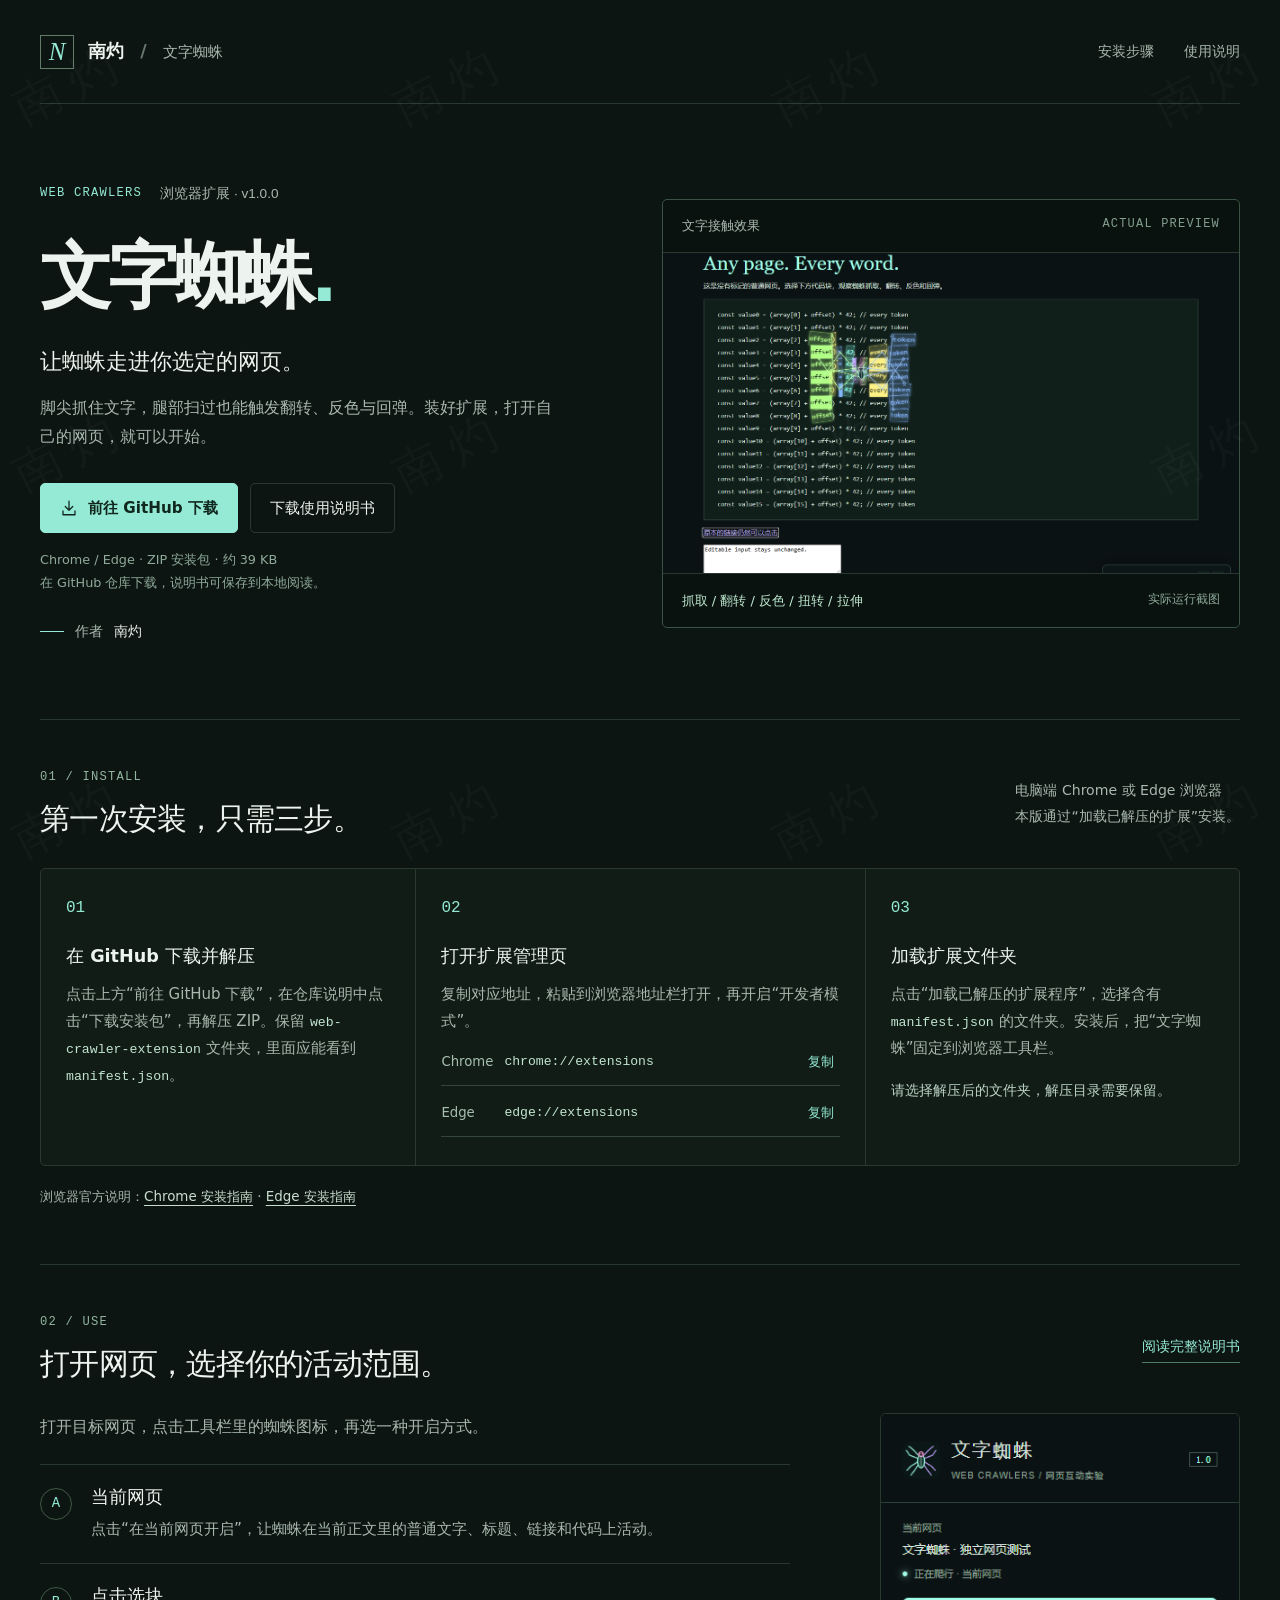
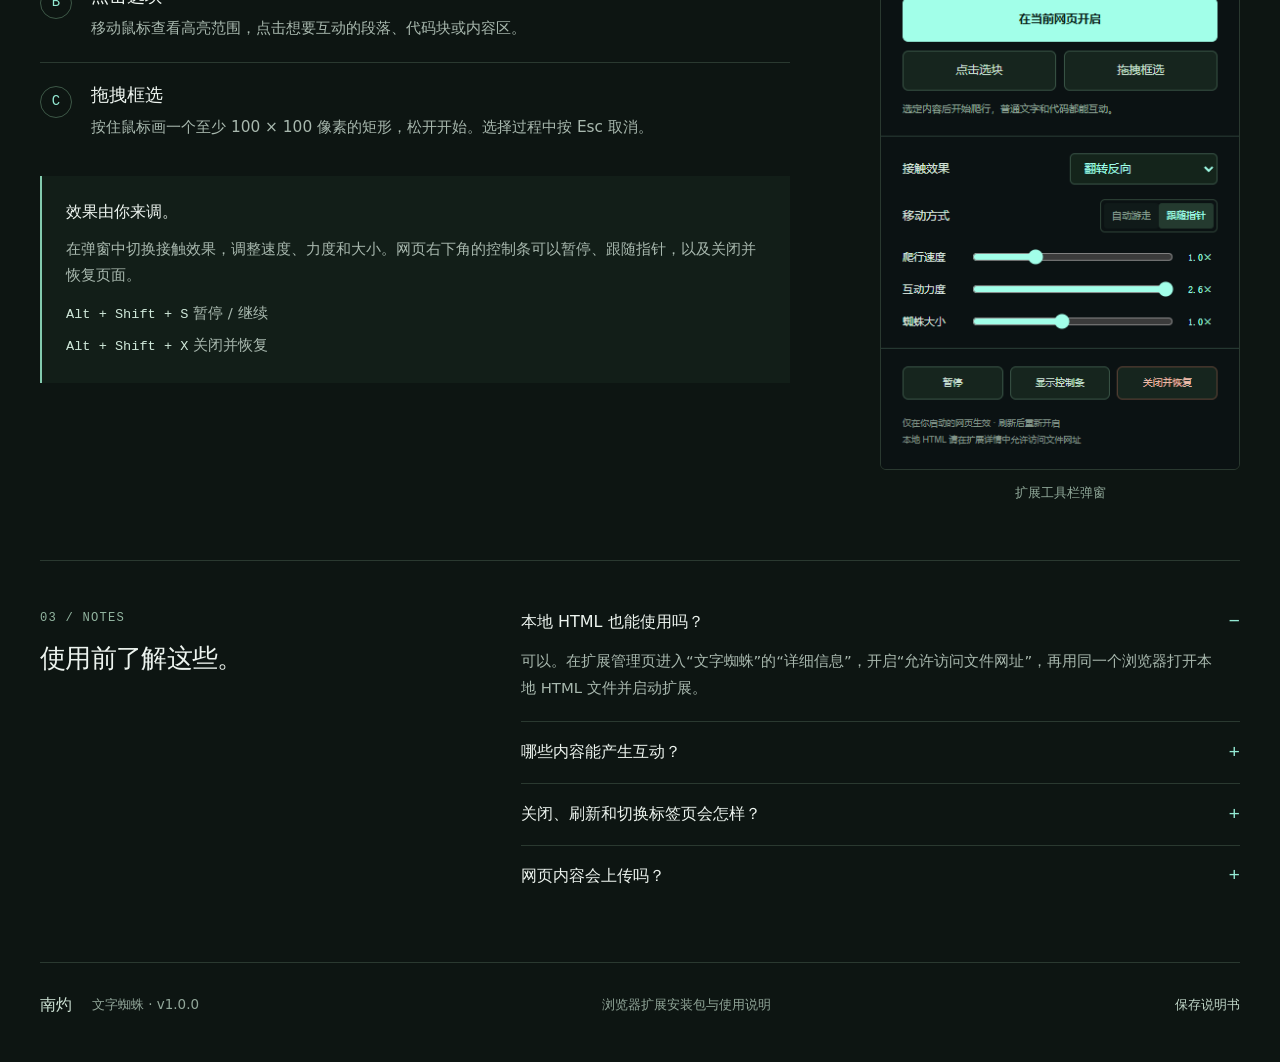
<file: nanzhuo-web-crawler/docs/index.html>
<!doctype html>
<html lang="zh-CN">
<head>
  <meta charset="utf-8">
  <meta name="viewport" content="width=device-width,initial-scale=1">
  <title>南灼 · 文字蜘蛛｜下载与使用说明</title>
  <meta name="description" content="南灼的文字蜘蛛浏览器扩展。下载安装包，按步骤安装，在自己选定的网页文字上体验抓取、翻转与回弹。支持 Chrome 和 Edge。">
  <meta name="author" content="南灼">
  <meta name="theme-color" content="#0d1512">
  <link rel="icon" type="image/svg+xml" href="data:image/svg+xml,%3Csvg xmlns='http://www.w3.org/2000/svg' viewBox='0 0 32 32'%3E%3Crect width='32' height='32' rx='8' fill='%230d1512'/%3E%3Cpath d='M8 24V8L24 24V8' fill='none' stroke='%2394ead4' stroke-width='3' stroke-linejoin='round'/%3E%3C/svg%3E">
  <link rel="stylesheet" href="styles.css">
  <script src="site.js" defer></script>
</head>
<body>
  <a class="skip-link" href="#main">跳到正文</a>
  <div class="watermark" aria-hidden="true"><span>南灼</span><span>南灼</span><span>南灼</span><span>南灼</span><span>南灼</span><span>南灼</span><span>南灼</span><span>南灼</span><span>南灼</span><span>南灼</span><span>南灼</span><span>南灼</span></div>
  <header class="site-header wrap">
    <a class="brand" href="#" aria-label="南灼，返回顶部"><span class="monogram" aria-hidden="true">N</span><span>南灼<span class="brand-divider"> / </span><span class="brand-product">文字蜘蛛</span></span></a>
    <nav aria-label="页面导航"><a href="#installation">安装步骤</a><a href="#usage">使用说明</a></nav>
  </header>
  <main id="main" class="wrap">
    <section class="hero" aria-labelledby="title">
      <div class="hero-copy">
        <div class="eyebrow">WEB CRAWLERS <span>浏览器扩展 · v1.0.0</span></div>
        <h1 id="title">文字蜘蛛<span class="title-dot">.</span></h1>
        <p class="lead">让蜘蛛走进你选定的网页。</p>
        <p class="description">脚尖抓住文字，腿部扫过也能触发翻转、反色与回弹。装好扩展，打开自己的网页，就可以开始。</p>
        <div class="download-actions">
          <a class="button button-primary" href="https://github.com/seafai/git-demo/tree/master/nanzhuo-web-crawler" data-github-repo><svg viewBox="0 0 24 24" aria-hidden="true"><path d="M12 3v12m-5-5 5 5 5-5M4 16v5h16v-5"/></svg>前往 GitHub 下载</a>
          <a class="button button-secondary" href="downloads/nanzhuo-manual.html" download="南灼-文字蜘蛛使用说明书.html">下载使用说明书</a>
        </div>
        <p class="download-meta">Chrome / Edge · ZIP 安装包 · 约 39 KB<br>在 GitHub 仓库下载，说明书可保存到本地阅读。</p>
        <div class="creator"><span class="creator-line" aria-hidden="true"></span>作者 <strong>南灼</strong></div>
      </div>
      <figure class="effect-preview">
        <div class="preview-label"><span>文字接触效果</span><span>ACTUAL PREVIEW</span></div>
        <img src="assets/effect.png" width="1280" height="900" alt="文字蜘蛛的细腿接触代码后，文字发生抓取、翻转、反色和回弹的实际效果截图">
        <figcaption><span>抓取 / 翻转 / 反色 / 扭转 / 拉伸</span><span class="caption-detail">实际运行截图</span></figcaption>
      </figure>
    </section>

    <section id="installation" class="installation section" aria-labelledby="install-title">
      <div class="section-heading"><div><p class="section-kicker">01 / INSTALL</p><h2 id="install-title">第一次安装，只需三步。</h2></div><p>电脑端 Chrome 或 Edge 浏览器<br>本版通过“加载已解压的扩展”安装。</p></div>
      <div class="steps">
        <article class="step"><span class="step-number">01</span><h3>在 GitHub 下载并解压</h3><p>点击上方“前往 GitHub 下载”，在仓库说明中点击“下载安装包”，再解压 ZIP。保留 <code>web-crawler-extension</code> 文件夹，里面应能看到 <code>manifest.json</code>。</p></article>
        <article class="step"><span class="step-number">02</span><h3>打开扩展管理页</h3><p>复制对应地址，粘贴到浏览器地址栏打开，再开启“开发者模式”。</p><div class="browser-address"><span>Chrome</span><code>chrome://extensions</code><button type="button" data-copy="chrome://extensions" aria-label="复制 Chrome 扩展管理页地址">复制</button></div><div class="browser-address"><span>Edge</span><code>edge://extensions</code><button type="button" data-copy="edge://extensions" aria-label="复制 Edge 扩展管理页地址">复制</button></div></article>
        <article class="step"><span class="step-number">03</span><h3>加载扩展文件夹</h3><p>点击“加载已解压的扩展程序”，选择含有 <code>manifest.json</code> 的文件夹。安装后，把“文字蜘蛛”固定到浏览器工具栏。</p><p class="step-note">请选择解压后的文件夹，解压目录需要保留。</p></article>
      </div>
      <p class="official-links">浏览器官方说明：<a href="https://developer.chrome.com/docs/extensions/get-started/tutorial/hello-world#load-unpacked" target="_blank" rel="noopener noreferrer">Chrome 安装指南</a><span> · </span><a href="https://learn.microsoft.com/en-us/microsoft-edge/extensions/getting-started/extension-sideloading" target="_blank" rel="noopener noreferrer">Edge 安装指南</a></p>
    </section>

    <section id="usage" class="usage section" aria-labelledby="usage-title">
      <div class="section-heading"><div><p class="section-kicker">02 / USE</p><h2 id="usage-title">打开网页，选择你的活动范围。</h2></div><a class="text-link" href="downloads/nanzhuo-manual.html">阅读完整说明书</a></div>
      <div class="usage-grid">
        <div class="usage-content">
          <p class="usage-intro">打开目标网页，点击工具栏里的蜘蛛图标，再选一种开启方式。</p>
          <div class="mode"><span class="mode-index">A</span><div><h3>当前网页</h3><p>点击“在当前网页开启”，让蜘蛛在当前正文里的普通文字、标题、链接和代码上活动。</p></div></div>
          <div class="mode"><span class="mode-index">B</span><div><h3>点击选块</h3><p>移动鼠标查看高亮范围，点击想要互动的段落、代码块或内容区。</p></div></div>
          <div class="mode"><span class="mode-index">C</span><div><h3>拖拽框选</h3><p>按住鼠标画一个至少 100 × 100 像素的矩形，松开开始。选择过程中按 Esc 取消。</p></div></div>
          <div class="control-note"><strong>效果由你来调。</strong><p>在弹窗中切换接触效果，调整速度、力度和大小。网页右下角的控制条可以暂停、跟随指针，以及关闭并恢复页面。</p><p class="shortcuts"><kbd>Alt + Shift + S</kbd> 暂停 / 继续<br><kbd>Alt + Shift + X</kbd> 关闭并恢复</p></div>
        </div>
        <figure class="popup-preview"><img src="assets/popup.png" width="360" height="647" alt="文字蜘蛛扩展弹窗，含当前网页、点击选块、拖拽框选以及效果和大小调节控件" loading="lazy"><figcaption>扩展工具栏弹窗</figcaption></figure>
      </div>
    </section>

    <section class="notes section" aria-labelledby="notes-title"><div><p class="section-kicker">03 / NOTES</p><h2 id="notes-title">使用前了解这些。</h2></div><div class="notes-list">
      <details open><summary>本地 HTML 也能使用吗？</summary><p>可以。在扩展管理页进入“文字蜘蛛”的“详细信息”，开启“允许访问文件网址”，再用同一个浏览器打开本地 HTML 文件并启动扩展。</p></details>
      <details><summary>哪些内容能产生互动？</summary><p>普通网页主页面中的文字和代码。浏览器设置页、扩展商店、内置 PDF 阅读器、图片或 Canvas 内的文字、跨域 iframe 和 Shadow DOM 内的内容不在本版范围内。输入框和可编辑区域会跳过；网页编辑器可选择阅读视图或预览区域。</p></details>
      <details><summary>关闭、刷新和切换标签页会怎样？</summary><p>点击“关闭并恢复”会撤销文字包装和动画样式。每个标签页分别运行；新标签页、刷新或跳转后，需要手动再次开启。部分结构复杂的动态网页可能需要刷新恢复，建议选择正文或阅读区域。</p></details>
      <details><summary>网页内容会上传吗？</summary><p>动画和文字互动在本机运行，不向服务器发送网页文字或截图。只有点击扩展后才访问你选定的网页；设置保存在本机浏览器中。</p></details>
    </div></section>
  </main>
  <footer class="site-footer wrap"><div><strong>南灼</strong><span>文字蜘蛛 · v1.0.0</span></div><p>浏览器扩展安装包与使用说明</p><a href="downloads/nanzhuo-manual.html" download="南灼-文字蜘蛛使用说明书.html">保存说明书</a></footer>
  <div id="copy-status" class="copy-status" role="status" aria-live="polite"></div>
</body>
</html>
</file>
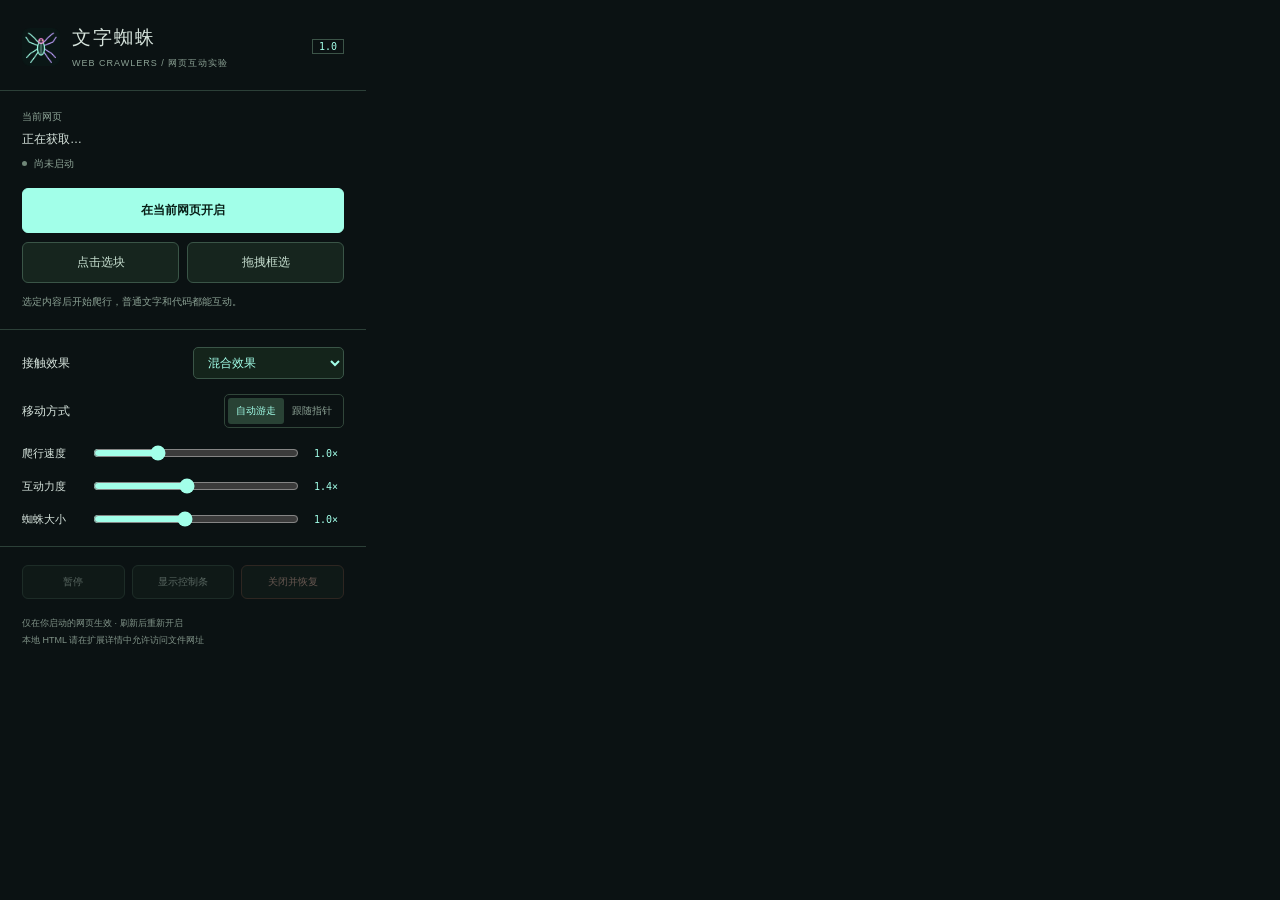
<file: nanzhuo-web-crawler/web-crawler-extension/popup.html>
<!doctype html>
<html lang="zh-CN">
<head><meta charset="utf-8"><meta name="viewport" content="width=device-width,initial-scale=1"><title>文字蜘蛛</title><link rel="stylesheet" href="popup.css"></head>
<body>
  <header><img src="icons/icon-48.png" width="38" height="38" alt=""><div><h1>文字蜘蛛</h1><p>WEB CRAWLERS / 网页互动实验</p></div><span class="badge">1.0</span></header>
  <section class="page"><div class="label">当前网页</div><div id="page-title">正在获取…</div><div id="status"><i></i><span id="status-text">尚未启动</span></div></section>
  <section class="launch"><button id="start" class="primary" type="button">在当前网页开启</button><div class="pair"><button id="pick" type="button">点击选块</button><button id="area" type="button">拖拽框选</button></div><p class="hint">选定内容后开始爬行，普通文字和代码都能互动。</p></section>
  <section class="settings"><div class="setting"><label for="effect">接触效果</label><select id="effect"><option value="mix">混合效果</option><option value="grab">抓取抬起</option><option value="flip">翻转反向</option><option value="invert">颜色反转</option><option value="twist">扭转摆动</option><option value="stretch">拉伸挤压</option></select></div>
    <div class="setting"><span>移动方式</span><div class="modes"><button id="auto" type="button" aria-pressed="true">自动游走</button><button id="follow" type="button" aria-pressed="false">跟随指针</button></div></div>
    <label class="slider" for="speed"><span>爬行速度</span><input id="speed" type="range" min="0.4" max="2.4" step="0.1" value="1"><output id="speed-value">1.0×</output></label>
    <label class="slider" for="intensity"><span>互动力度</span><input id="intensity" type="range" min="0.4" max="2.6" step="0.1" value="1.4"><output id="intensity-value">1.4×</output></label>
    <label class="slider" for="size"><span>蜘蛛大小</span><input id="size" type="range" min="0.6" max="1.5" step="0.1" value="1"><output id="size-value">1.0×</output></label>
  </section>
  <section class="controls"><button id="pause" type="button" disabled>暂停</button><button id="panel" type="button" disabled>显示控制条</button><button id="stop" class="stop" type="button" disabled>关闭并恢复</button></section>
  <p id="message" role="status" aria-live="polite"></p>
  <footer>仅在你启动的网页生效 · 刷新后重新开启<br>本地 HTML 请在扩展详情中允许访问文件网址</footer>
  <script src="popup.js"></script>
</body>
</html>
</file>
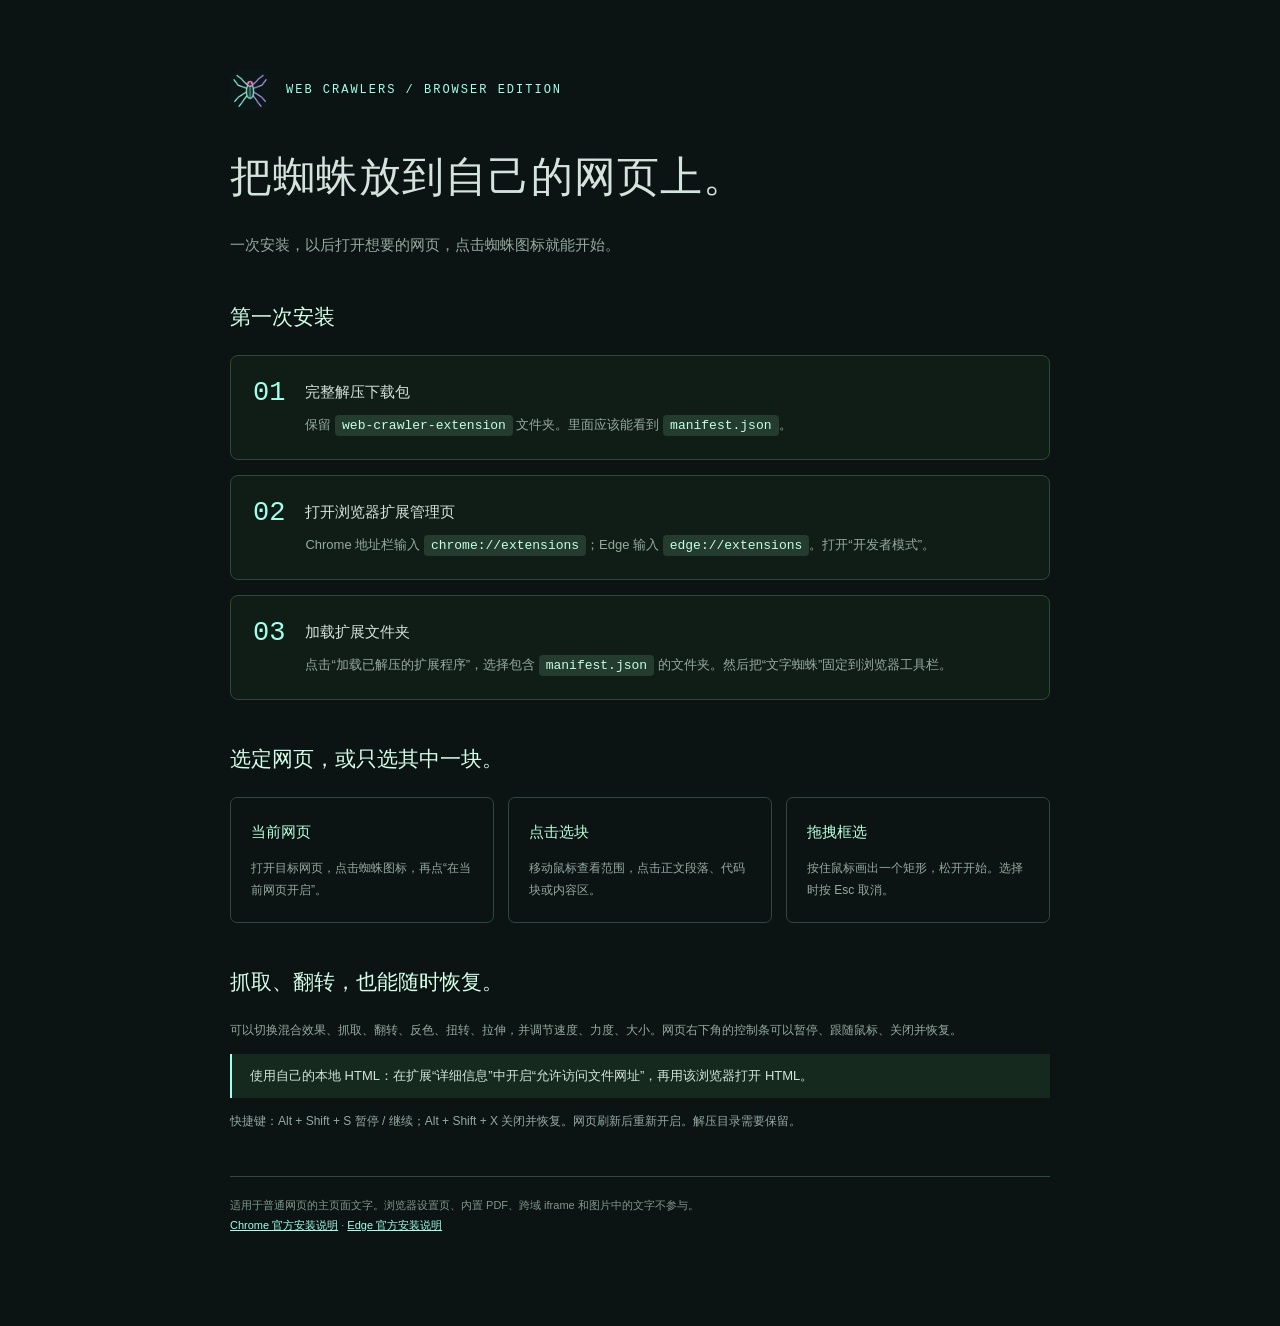
<file: nanzhuo-web-crawler/web-crawler-extension/安装指南.html>
<!doctype html>
<html lang="zh-CN"><head><meta charset="utf-8"><meta name="viewport" content="width=device-width,initial-scale=1"><title>文字蜘蛛 · 安装与使用</title><style>
:root{color-scheme:dark}*{box-sizing:border-box}body{margin:0;background:#0b1313;color:#d4e3dc;font:15px/1.85 Arial,"Microsoft YaHei",sans-serif}main{max-width:880px;margin:auto;padding:70px 30px 90px}.brand{display:flex;align-items:center;gap:16px;color:#a2ffe9;font:12px monospace;letter-spacing:2px}h1{font-size:42px;font-weight:500;letter-spacing:1px;margin:28px 0 8px}p{color:#95aa9f}h2{font-size:21px;font-weight:500;color:#d4ffe9;margin:40px 0 18px}.steps{display:grid;gap:15px}.step{display:flex;gap:20px;padding:22px;border:1px solid #30483c;border-radius:8px;background:#101d17}.num{font:27px monospace;color:#a2ffe9}.step strong{display:block;font-weight:500;margin-bottom:7px}.step p{margin:0;font-size:13px}code{background:#243b2f;color:#c5ffe5;border-radius:4px;padding:3px 7px;font:13px Consolas,monospace}.cards{display:grid;grid-template-columns:repeat(3,1fr);gap:14px}.card{border:1px solid #30483c;padding:20px;border-radius:7px}.card strong{color:#b8ffdd;font-weight:500}.card p{font-size:12px;margin-bottom:0}.tip{border-left:2px solid #a2ffe9;padding:10px 18px;background:#15291e;font-size:13px}.small{font-size:12px}a{color:#a2ffe9}footer{border-top:1px solid #30483c;margin-top:44px;padding-top:18px;color:#81998c;font-size:11px}@media(max-width:600px){main{padding:35px 20px}h1{font-size:31px}.cards{grid-template-columns:1fr}}
</style></head><body><main><div class="brand"><img src="icons/icon-48.png" width="40" height="40" alt="">WEB CRAWLERS / BROWSER EDITION</div><h1>把蜘蛛放到自己的网页上。</h1><p>一次安装，以后打开想要的网页，点击蜘蛛图标就能开始。</p><h2>第一次安装</h2><div class="steps"><div class="step"><span class="num">01</span><div><strong>完整解压下载包</strong><p>保留 <code>web-crawler-extension</code> 文件夹。里面应该能看到 <code>manifest.json</code>。</p></div></div><div class="step"><span class="num">02</span><div><strong>打开浏览器扩展管理页</strong><p>Chrome 地址栏输入 <code>chrome://extensions</code>；Edge 输入 <code>edge://extensions</code>。打开“开发者模式”。</p></div></div><div class="step"><span class="num">03</span><div><strong>加载扩展文件夹</strong><p>点击“加载已解压的扩展程序”，选择包含 <code>manifest.json</code> 的文件夹。然后把“文字蜘蛛”固定到浏览器工具栏。</p></div></div></div><h2>选定网页，或只选其中一块。</h2><div class="cards"><div class="card"><strong>当前网页</strong><p>打开目标网页，点击蜘蛛图标，再点“在当前网页开启”。</p></div><div class="card"><strong>点击选块</strong><p>移动鼠标查看范围，点击正文段落、代码块或内容区。</p></div><div class="card"><strong>拖拽框选</strong><p>按住鼠标画出一个矩形，松开开始。选择时按 Esc 取消。</p></div></div><h2>抓取、翻转，也能随时恢复。</h2><p class="small">可以切换混合效果、抓取、翻转、反色、扭转、拉伸，并调节速度、力度、大小。网页右下角的控制条可以暂停、跟随鼠标、关闭并恢复。</p><div class="tip">使用自己的本地 HTML：在扩展“详细信息”中开启“允许访问文件网址”，再用该浏览器打开 HTML。</div><p class="small">快捷键：Alt + Shift + S 暂停 / 继续；Alt + Shift + X 关闭并恢复。网页刷新后重新开启。解压目录需要保留。</p><footer>适用于普通网页的主页面文字。浏览器设置页、内置 PDF、跨域 iframe 和图片中的文字不参与。<br><a href="https://developer.chrome.com/docs/extensions/get-started/tutorial/hello-world#load-unpacked" target="_blank" rel="noopener">Chrome 官方安装说明</a> · <a href="https://learn.microsoft.com/en-us/microsoft-edge/extensions/getting-started/extension-sideloading" target="_blank" rel="noopener">Edge 官方安装说明</a></footer></main></body></html>
</file>
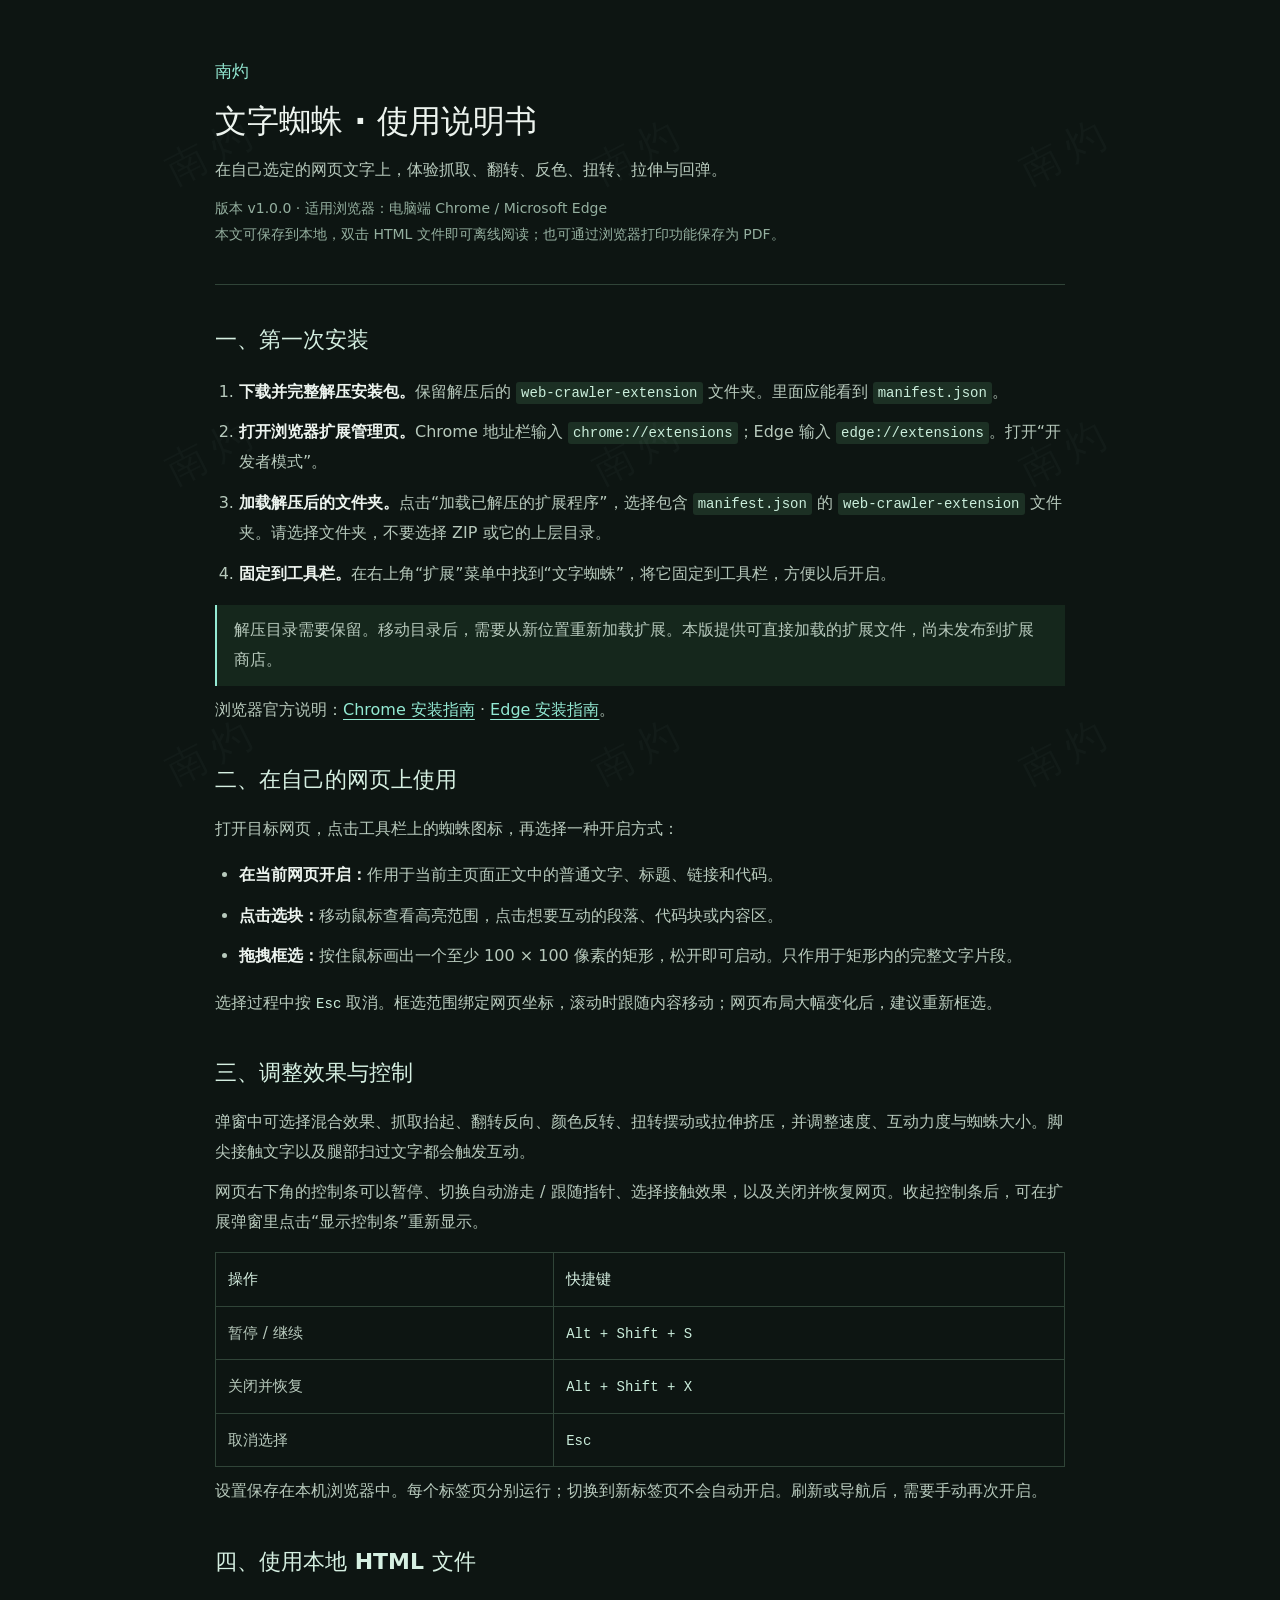
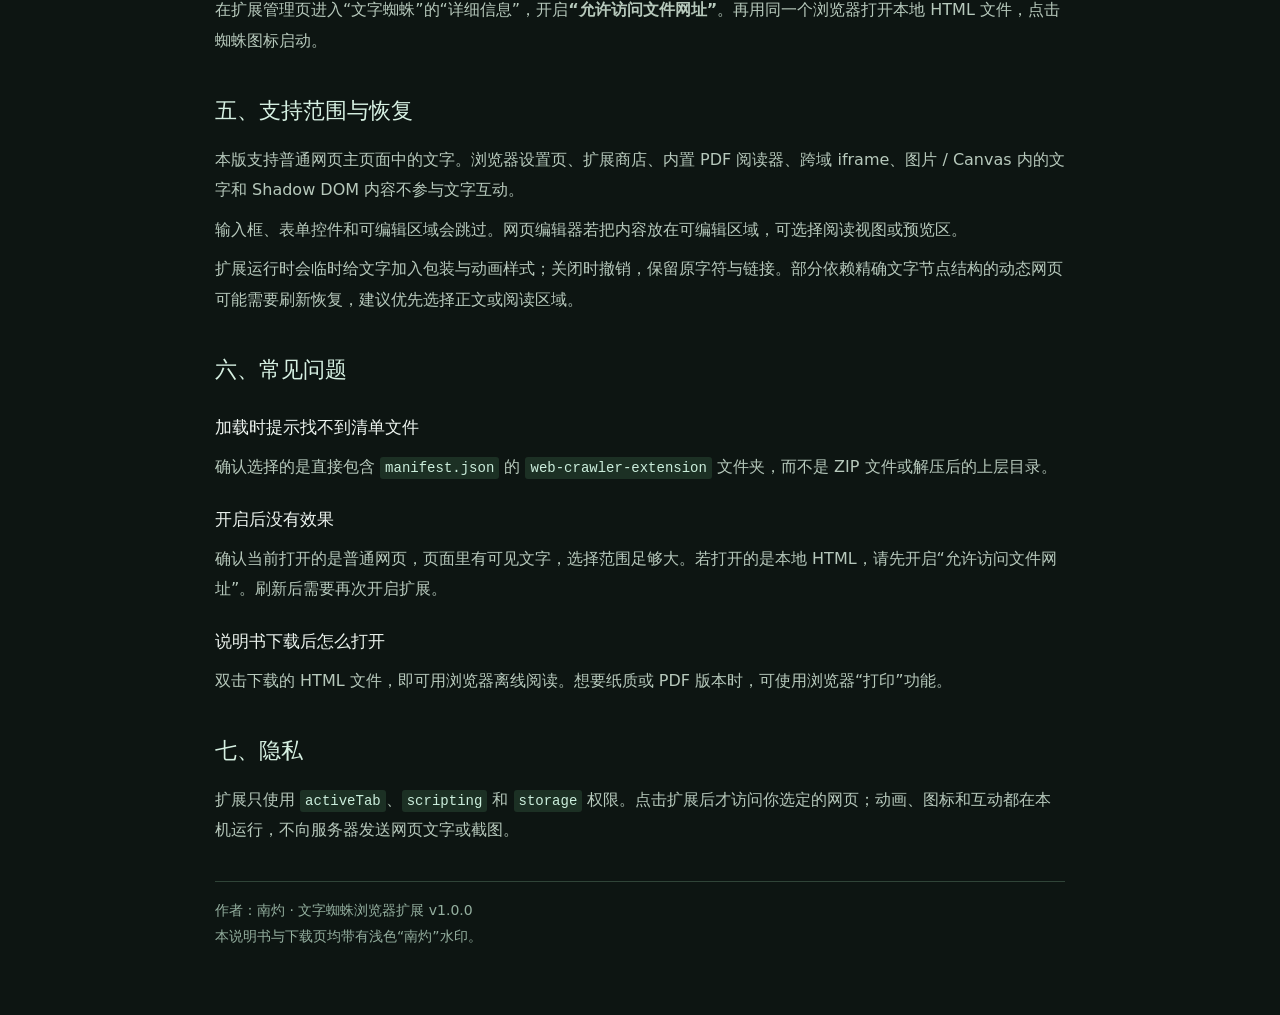
<file: nanzhuo-web-crawler/docs/downloads/nanzhuo-manual.html>
<!doctype html>
<html lang="zh-CN"><head><meta charset="utf-8"><meta name="viewport" content="width=device-width,initial-scale=1"><meta name="author" content="南灼"><title>南灼 · 文字蜘蛛使用说明书</title><style>
:root{color-scheme:dark}*{box-sizing:border-box}body{margin:0;background:#0d1512;color:#edf4ef;font:16px/1.9 "PingFang SC","Microsoft YaHei",system-ui,sans-serif}main{width:min(850px,calc(100% - 40px));margin:auto;padding:55px 0 65px}header{border-bottom:1px solid #304438;padding-bottom:27px}.author{color:#94ead4;font-size:17px;margin-bottom:10px}h1{font-weight:550;font-size:32px;line-height:1.5;margin:0 0 10px}h2{font-weight:550;font-size:22px;margin:34px 0 13px;color:#d6f0e2}h3{font-size:17px;font-weight:550;margin:20px 0 7px}p{margin:9px 0;color:#b7c9bc}li{margin:10px 0;color:#b7c9bc}li strong{color:#edf4ef}a{color:#94ead4;text-underline-offset:4px}code,kbd{font:14px/1.8 Consolas,monospace;color:#cbeedc;overflow-wrap:anywhere}code{background:#1c3024;border-radius:3px;padding:3px 5px}ol,ul{padding-left:24px}.note{border-left:2px solid #94ead4;background:#15271c;padding:10px 17px}.meta{font-size:14px;color:#94af9f}.watermark{position:fixed;inset:0;pointer-events:none;user-select:none;display:grid;grid-template-columns:repeat(3,1fr);grid-template-rows:repeat(3,1fr);place-items:center;overflow:hidden;z-index:5}.watermark span{font-size:40px;letter-spacing:10px;transform:rotate(-27deg);color:rgb(229 255 239 / 2.7%)}table{width:100%;border-collapse:collapse;font-size:15px;margin-top:15px}td,th{border:1px solid #304438;padding:12px;text-align:left}th{font-weight:500;color:#d6f0e2}td{color:#b7c9bc}footer{border-top:1px solid #304438;margin-top:35px;padding-top:15px;font-size:14px;color:#94af9f}@media(max-width:600px){main{padding-top:30px}h1{font-size:27px}.watermark span{font-size:26px;letter-spacing:4px}td,th{padding:8px;font-size:14px}}@media print{:root{color-scheme:light}body{background:white;color:#172d20;font-size:11pt}main{width:100%;padding:0}h2,h3,th,li strong{color:#172d20}p,li,td,.meta,footer{color:#354e3d}a{color:#245d41}code,kbd{color:#172d20;background:#eef4ee}.note{background:#f3f8f3}h2,h3{break-after:avoid}table,.note{break-inside:avoid}.watermark span{color:rgb(0 0 0 / 3%)}footer{margin-top:20px}}
</style></head><body><div class="watermark" aria-hidden="true"><span>南灼</span><span>南灼</span><span>南灼</span><span>南灼</span><span>南灼</span><span>南灼</span><span>南灼</span><span>南灼</span><span>南灼</span></div><main>
<header><div class="author">南灼</div><h1>文字蜘蛛 · 使用说明书</h1><p>在自己选定的网页文字上，体验抓取、翻转、反色、扭转、拉伸与回弹。</p><p class="meta">版本 v1.0.0 · 适用浏览器：电脑端 Chrome / Microsoft Edge<br>本文可保存到本地，双击 HTML 文件即可离线阅读；也可通过浏览器打印功能保存为 PDF。</p></header>
<h2>一、第一次安装</h2><ol>
<li><strong>下载并完整解压安装包。</strong>保留解压后的 <code>web-crawler-extension</code> 文件夹。里面应能看到 <code>manifest.json</code>。</li>
<li><strong>打开浏览器扩展管理页。</strong>Chrome 地址栏输入 <code>chrome://extensions</code>；Edge 输入 <code>edge://extensions</code>。打开“开发者模式”。</li>
<li><strong>加载解压后的文件夹。</strong>点击“加载已解压的扩展程序”，选择包含 <code>manifest.json</code> 的 <code>web-crawler-extension</code> 文件夹。请选择文件夹，不要选择 ZIP 或它的上层目录。</li>
<li><strong>固定到工具栏。</strong>在右上角“扩展”菜单中找到“文字蜘蛛”，将它固定到工具栏，方便以后开启。</li></ol>
<p class="note">解压目录需要保留。移动目录后，需要从新位置重新加载扩展。本版提供可直接加载的扩展文件，尚未发布到扩展商店。</p>
<p>浏览器官方说明：<a href="https://developer.chrome.com/docs/extensions/get-started/tutorial/hello-world#load-unpacked" target="_blank" rel="noopener noreferrer">Chrome 安装指南</a> · <a href="https://learn.microsoft.com/en-us/microsoft-edge/extensions/getting-started/extension-sideloading" target="_blank" rel="noopener noreferrer">Edge 安装指南</a>。</p>
<h2>二、在自己的网页上使用</h2><p>打开目标网页，点击工具栏上的蜘蛛图标，再选择一种开启方式：</p><ul>
<li><strong>在当前网页开启：</strong>作用于当前主页面正文中的普通文字、标题、链接和代码。</li>
<li><strong>点击选块：</strong>移动鼠标查看高亮范围，点击想要互动的段落、代码块或内容区。</li>
<li><strong>拖拽框选：</strong>按住鼠标画出一个至少 100 × 100 像素的矩形，松开即可启动。只作用于矩形内的完整文字片段。</li></ul>
<p>选择过程中按 <kbd>Esc</kbd> 取消。框选范围绑定网页坐标，滚动时跟随内容移动；网页布局大幅变化后，建议重新框选。</p>
<h2>三、调整效果与控制</h2><p>弹窗中可选择混合效果、抓取抬起、翻转反向、颜色反转、扭转摆动或拉伸挤压，并调整速度、互动力度与蜘蛛大小。脚尖接触文字以及腿部扫过文字都会触发互动。</p>
<p>网页右下角的控制条可以暂停、切换自动游走 / 跟随指针、选择接触效果，以及关闭并恢复网页。收起控制条后，可在扩展弹窗里点击“显示控制条”重新显示。</p>
<table><thead><tr><th>操作</th><th>快捷键</th></tr></thead><tbody><tr><td>暂停 / 继续</td><td><kbd>Alt + Shift + S</kbd></td></tr><tr><td>关闭并恢复</td><td><kbd>Alt + Shift + X</kbd></td></tr><tr><td>取消选择</td><td><kbd>Esc</kbd></td></tr></tbody></table>
<p>设置保存在本机浏览器中。每个标签页分别运行；切换到新标签页不会自动开启。刷新或导航后，需要手动再次开启。</p>
<h2>四、使用本地 HTML 文件</h2><p>在扩展管理页进入“文字蜘蛛”的“详细信息”，开启<strong>“允许访问文件网址”</strong>。再用同一个浏览器打开本地 HTML 文件，点击蜘蛛图标启动。</p>
<h2>五、支持范围与恢复</h2><p>本版支持普通网页主页面中的文字。浏览器设置页、扩展商店、内置 PDF 阅读器、跨域 iframe、图片 / Canvas 内的文字和 Shadow DOM 内容不参与文字互动。</p>
<p>输入框、表单控件和可编辑区域会跳过。网页编辑器若把内容放在可编辑区域，可选择阅读视图或预览区。</p>
<p>扩展运行时会临时给文字加入包装与动画样式；关闭时撤销，保留原字符与链接。部分依赖精确文字节点结构的动态网页可能需要刷新恢复，建议优先选择正文或阅读区域。</p>
<h2>六、常见问题</h2><h3>加载时提示找不到清单文件</h3><p>确认选择的是直接包含 <code>manifest.json</code> 的 <code>web-crawler-extension</code> 文件夹，而不是 ZIP 文件或解压后的上层目录。</p><h3>开启后没有效果</h3><p>确认当前打开的是普通网页，页面里有可见文字，选择范围足够大。若打开的是本地 HTML，请先开启“允许访问文件网址”。刷新后需要再次开启扩展。</p><h3>说明书下载后怎么打开</h3><p>双击下载的 HTML 文件，即可用浏览器离线阅读。想要纸质或 PDF 版本时，可使用浏览器“打印”功能。</p>
<h2>七、隐私</h2><p>扩展只使用 <code>activeTab</code>、<code>scripting</code> 和 <code>storage</code> 权限。点击扩展后才访问你选定的网页；动画、图标和互动都在本机运行，不向服务器发送网页文字或截图。</p>
<footer>作者：南灼 · 文字蜘蛛浏览器扩展 v1.0.0<br>本说明书与下载页均带有浅色“南灼”水印。</footer>
</main></body></html>
</file>
<file: nanzhuo-web-crawler/docs/styles.css>
:root{color-scheme:dark;--bg:#0d1512;--surface:#121e18;--line:#2a3930;--text:#edf4ef;--muted:#a8b8ae;--accent:#94ead4;font-family:Inter,"PingFang SC","Microsoft YaHei",system-ui,sans-serif;font-size:16px}
*{box-sizing:border-box}html{scroll-behavior:smooth;scroll-padding-top:32px}body{margin:0;background:var(--bg);color:var(--text);line-height:1.8}a{color:inherit;text-decoration:none}button{font:inherit}button,a{touch-action:manipulation}a:focus-visible,button:focus-visible,summary:focus-visible{outline:2px solid var(--accent);outline-offset:6px}img{max-width:100%;display:block}p{margin:0}h1,h2,h3{margin:0;line-height:1.4}h2{font-size:1.85rem;letter-spacing:-.025em;font-weight:550}h3{font-size:1.1rem;font-weight:550}code,kbd{font-family:Consolas,"SFMono-Regular",monospace}code{color:#c2e5d0;font-size:.88em;overflow-wrap:anywhere}figure{margin:0}.wrap{width:min(1200px,calc(100% - 80px));margin-inline:auto}.site-header{height:104px;display:flex;align-items:center;justify-content:space-between;border-bottom:1px solid var(--line);gap:20px}.brand{display:flex;align-items:center;gap:14px;font-size:1.1rem;font-weight:600}.brand-divider{color:#687a6f;margin:0 10px}.brand-product{font-size:.93rem;font-weight:400;color:var(--muted)}.monogram{display:grid;place-items:center;width:34px;height:34px;border:1px solid #617c6b;color:var(--accent);font:italic 25px Georgia,serif}.site-header nav{display:flex;gap:30px;font-size:.9rem;color:var(--muted)}nav a:hover,.text-link:hover,.official-links a:hover,.site-footer a:hover{color:var(--accent)}.hero{display:grid;grid-template-columns:1fr 1.03fr;gap:60px;align-items:center;padding:78px 0 74px}.eyebrow{font: .76rem/1.8 Consolas,monospace;letter-spacing:.1em;color:var(--accent);display:flex;gap:18px;align-items:center;flex-wrap:wrap}.eyebrow span{font: .85rem/1.8 "Microsoft YaHei",sans-serif;letter-spacing:0;color:var(--muted)}h1{font-size:clamp(3rem,5.6vw,4.8rem);font-weight:600;letter-spacing:-.06em;margin:20px 0 18px}.title-dot{color:var(--accent)}.lead{font-size:1.35rem;line-height:1.6}.description{margin-top:15px;max-width:32rem;color:var(--muted)}.download-actions{display:flex;gap:12px;margin:31px 0 15px;flex-wrap:wrap}.button{min-height:50px;display:inline-flex;justify-content:center;align-items:center;gap:10px;padding:12px 19px;font-size:.95rem;line-height:1.5;border:1px solid var(--line);border-radius:5px;transition:background .15s,transform .15s}.button-primary{background:var(--accent);color:#10271e;border-color:var(--accent);font-weight:600}.button-primary:hover{background:#b1f5e5;transform:translateY(-1px)}.button-secondary{background:transparent;color:var(--text)}.button-secondary:hover{background:var(--surface);border-color:#566b5e}.button svg{width:18px;height:18px;fill:none;stroke:currentColor;stroke-width:1.7;stroke-linecap:round;stroke-linejoin:round}.download-meta{font-size:.8rem;color:#8eaa9a;line-height:1.8}.creator{display:flex;align-items:center;gap:11px;margin-top:25px;color:var(--muted);font-size:.9rem}.creator strong{color:var(--text);font-weight:500}.creator-line{height:1px;background:var(--accent);width:24px}.effect-preview{border:1px solid #385343;background:#0a120f;min-width:0;border-radius:5px;overflow:hidden}.preview-label{display:flex;justify-content:space-between;gap:10px;padding:14px 19px;color:var(--muted);font-size:.83rem;border-bottom:1px solid var(--line)}.preview-label span+span{font: .75rem/1.8 Consolas,monospace;color:#829e8d;letter-spacing:.1em}.effect-preview img{width:100%;height:320px;object-fit:cover;object-position:26% 19%;image-rendering:auto}.effect-preview figcaption{display:flex;flex-wrap:wrap;gap:7px 14px;justify-content:space-between;padding:15px 19px;font-size:.82rem;border-top:1px solid var(--line);color:#bee8d0}.caption-detail{color:#8eaa9a;font-size:.76rem}.section{padding:47px 0 55px;border-top:1px solid var(--line);scroll-margin-top:25px}.section-heading{display:flex;gap:25px;align-items:center;justify-content:space-between;margin-bottom:28px}.section-heading>p{font-size:.88rem;color:var(--muted)}.section-kicker{font: .76rem/1.8 Consolas,monospace;color:#92b5a0;letter-spacing:.1em;margin-bottom:10px}.steps{display:grid;grid-template-columns:1fr 1.2fr 1fr;border:1px solid var(--line);border-radius:5px;overflow:hidden;background:#111c16}.step{padding:25px 25px 28px;min-width:0}.step+.step{border-left:1px solid var(--line)}.step-number{font:1rem/1.8 Consolas,monospace;color:var(--accent);display:block;margin-bottom:21px}.step h3{margin-bottom:12px}.step p{color:var(--muted);font-size:.94rem}.step .step-note{font-size:.86rem;margin-top:16px;color:#bcd3c6}.browser-address{display:grid;grid-template-columns:55px 1fr 38px;align-items:center;gap:8px;margin-top:11px;border-bottom:1px solid #344539;padding-bottom:7px;font-size:.83rem;min-width:0}.browser-address>span{color:#a6bfb0}.browser-address code{font-size:.82rem;white-space:normal;overflow-wrap:anywhere}.browser-address button{border:0;background:transparent;padding:4px 0;color:var(--accent);cursor:pointer;font-size:.83rem}.official-links{font-size:.84rem;color:var(--muted);margin-top:19px}.official-links a{color:#c8dccf;text-decoration:underline;text-underline-offset:4px}.text-link{color:var(--accent);border-bottom:1px solid #4f7b65;padding-bottom:3px;font-size:.9rem;white-space:nowrap}.usage-grid{display:grid;grid-template-columns:1fr 360px;gap:90px;align-items:start}.usage-intro{color:var(--muted);margin-bottom:22px}.mode{display:flex;gap:19px;border-top:1px solid var(--line);padding:20px 0}.mode-index{display:grid;place-items:center;flex-shrink:0;width:32px;height:32px;border:1px solid #3d5847;border-radius:50%;font: .87rem/1 Consolas,monospace;color:var(--accent);margin-top:3px}.mode p{color:var(--muted);margin-top:6px;font-size:.96rem}.control-note{padding:22px 24px;border-left:2px solid #83cbae;background:var(--surface);margin-top:14px}.control-note strong{font-weight:500}.control-note p{font-size:.93rem;color:var(--muted);margin-top:9px}.control-note .shortcuts{line-height:2.1}.shortcuts kbd{font-size:.85rem;color:#d0e9da}.popup-preview{width:100%;max-width:360px;justify-self:center}.popup-preview img{width:100%;height:auto;border:1px solid var(--line);border-radius:6px}.popup-preview figcaption{text-align:center;color:#90a899;font-size:.82rem;margin-top:11px}.notes{display:grid;grid-template-columns:1fr 1.75fr;gap:70px}.notes h2{font-size:1.65rem}.notes-list details{border-top:1px solid var(--line);padding:16px 0}.notes-list details:first-child{border-top:0;padding-top:0}summary{cursor:pointer;font-size:1rem;list-style:none;display:flex;align-items:center;justify-content:space-between;gap:20px}summary::-webkit-details-marker{display:none}summary::after{content:"+";font:1.2rem Consolas,monospace;color:var(--accent)}details[open]>summary::after{content:"−"}.notes-list p{font-size:.93rem;color:var(--muted);padding:11px 25px 4px 0}.site-footer{padding:28px 0 42px;border-top:1px solid var(--line);display:flex;gap:20px;justify-content:space-between;align-items:center;font-size:.84rem;color:#91a699}.site-footer>div{display:flex;align-items:center;gap:20px}.site-footer strong{color:#d0e5d7;font-size:1rem;font-weight:500}.site-footer a{color:#c0d6c8}.watermark{position:fixed;inset:-100px -120px;z-index:10;pointer-events:none;user-select:none;display:grid;grid-template-columns:repeat(4,1fr);grid-template-rows:repeat(3,1fr);place-items:center;overflow:hidden}.watermark span{font-size:48px;color:rgb(229 255 239 / 2.7%);font-weight:500;letter-spacing:12px;transform:rotate(-27deg)}.skip-link{position:fixed;top:-80px;left:20px;padding:10px 20px;background:var(--accent);color:var(--bg);z-index:20}.skip-link:focus{top:10px}.copy-status{position:fixed;bottom:25px;left:50%;transform:translateX(-50%);z-index:20;background:#203b2b;color:#ddf5e6;border:1px solid #547c62;border-radius:6px;padding:10px 20px;font-size:.93rem;max-width:calc(100% - 30px);text-align:center}.copy-status:empty{display:none}
@media(max-width:1100px){.wrap{width:calc(100% - 48px)}.hero{gap:35px}.steps{grid-template-columns:1fr}.step+.step{border-left:0;border-top:1px solid var(--line)}.step-number{float:left;margin:0 24px 5px 0}.step h3,.step p{margin-left:48px}.browser-address{margin-left:48px;max-width:360px}.usage-grid{gap:45px;grid-template-columns:1fr 320px}.notes{gap:35px}.effect-preview img{height:300px}.section-heading>p{max-width:280px}}
@media(max-width:740px){.wrap{width:calc(100% - 36px)}.site-header{height:82px}.brand{gap:10px}.brand-divider{margin:0 4px}.brand-product{font-size:.85rem}.site-header nav{gap:16px;font-size:.84rem}.monogram{display:none}.hero{grid-template-columns:1fr;padding:42px 0 44px;gap:33px}h1{font-size:3.25rem;margin-top:17px}.lead{font-size:1.18rem}.description{max-width:none}.button{padding:12px 15px}.download-actions{gap:10px}.effect-preview img{height:255px;object-position:28% 20%}.section{padding:33px 0 38px}.section-heading{display:block;margin-bottom:24px}h2{font-size:1.47rem}.section-heading>p{margin-top:14px;max-width:none}.section-heading .text-link{display:inline-block;margin-top:16px}.step{padding:22px 19px}.step p{font-size:.94rem}.usage-grid{grid-template-columns:1fr;gap:27px}.popup-preview{max-width:340px}.notes{grid-template-columns:1fr;gap:24px}.site-footer{flex-wrap:wrap;justify-content:flex-start;gap:12px 24px;padding-bottom:30px}.site-footer>div{width:100%}.watermark{grid-template-columns:repeat(3,1fr)}.watermark span{font-size:33px;letter-spacing:8px}}
@media(prefers-reduced-motion:reduce){html{scroll-behavior:auto}*{transition:none!important}}
@media print{body{background:white;color:#18271f}.site-header nav,.download-actions,.copy-status{display:none}.wrap{width:100%}.hero{padding:25px 0}.description,p,.notes-list p,.step p,.mode p{color:#3c5144}.watermark span{color:rgb(0 0 0 / 3%)}.popup-preview{max-width:240px}.effect-preview img{height:240px}.section{break-inside:avoid}.step,.control-note{background:none}}
</file>
<file: nanzhuo-web-crawler/web-crawler-extension/popup.css>
:root{color-scheme:dark;--mint:#a2ffe9;--line:#2c4038;--muted:#8ba194}*{box-sizing:border-box}body{margin:0;width:366px;background:#0b1213;color:#d6e3dc;font:12px/1.6 Arial,"Microsoft YaHei",sans-serif}button,input,select{font:inherit}button{cursor:pointer;border:1px solid #3a5547;border-radius:6px;background:#16251e;color:#c8e0d1;padding:10px 12px;transition:background .15s}button:hover:enabled{background:#233e30}button:disabled{opacity:.4;cursor:default}button:focus-visible,select:focus-visible,input:focus-visible{outline:2px solid var(--mint);outline-offset:3px}header{padding:23px 22px 19px;border-bottom:1px solid var(--line);display:flex;align-items:center;gap:12px}h1{font-size:19px;margin:0;font-weight:500;letter-spacing:2px}header p{font-size:9px;letter-spacing:1px;color:var(--muted);margin:3px 0 0}.badge{margin-left:auto;border:1px solid #3c5448;color:var(--mint);padding:1px 6px;font:10px monospace}.page{padding:18px 22px 16px}.label{font-size:10px;color:var(--muted);margin-bottom:5px}#page-title{font-size:12px;overflow:hidden;white-space:nowrap;text-overflow:ellipsis}#status{display:flex;align-items:center;gap:7px;color:var(--muted);font-size:10px;margin-top:7px}#status i{width:5px;height:5px;background:#708778;border-radius:50%}#status.running i{background:var(--mint);box-shadow:0 0 8px #a2ffe9}#status.paused i{background:#f1d487}.launch{padding:0 22px 18px}.primary{width:100%;background:var(--mint);border-color:var(--mint);color:#092018;font-weight:bold;padding:12px}.primary:hover:enabled{background:#c4fff2}.pair{display:flex;gap:8px;margin-top:9px}.pair button{flex:1}.hint{color:var(--muted);font-size:10px;margin:10px 0 0;line-height:1.8}.settings{border-top:1px solid var(--line);border-bottom:1px solid var(--line);padding:17px 22px}.setting{display:flex;align-items:center;justify-content:space-between;margin-bottom:15px;gap:12px}select{border:1px solid #3a5547;border-radius:5px;background:#14241b;color:var(--mint);padding:7px 10px;width:151px}.modes{display:flex;padding:3px;border:1px solid #31463a;border-radius:5px}.modes button{border:0;background:transparent;border-radius:3px;padding:5px 8px;font-size:10px;color:var(--muted)}.modes button[aria-pressed="true"]{background:#294235;color:var(--mint)}.slider{display:flex;align-items:center;gap:13px;margin-top:13px;font-size:11px}.slider span{width:56px}.slider input{flex:1;min-width:0;accent-color:var(--mint);cursor:pointer}.slider output{font:10px monospace;color:var(--mint);min-width:30px}.controls{display:flex;gap:7px;padding:18px 22px 0}.controls button{font-size:10px;flex:1;padding:8px 5px}.controls .stop{color:#ecbbaa;border-color:#624638}#message{margin:0;padding:0 22px;color:#f2c6a5;line-height:1.8;font-size:11px}#message:not(:empty){padding-top:13px}footer{font-size:9px;line-height:1.9;color:#809388;padding:16px 22px 20px}
</file>
